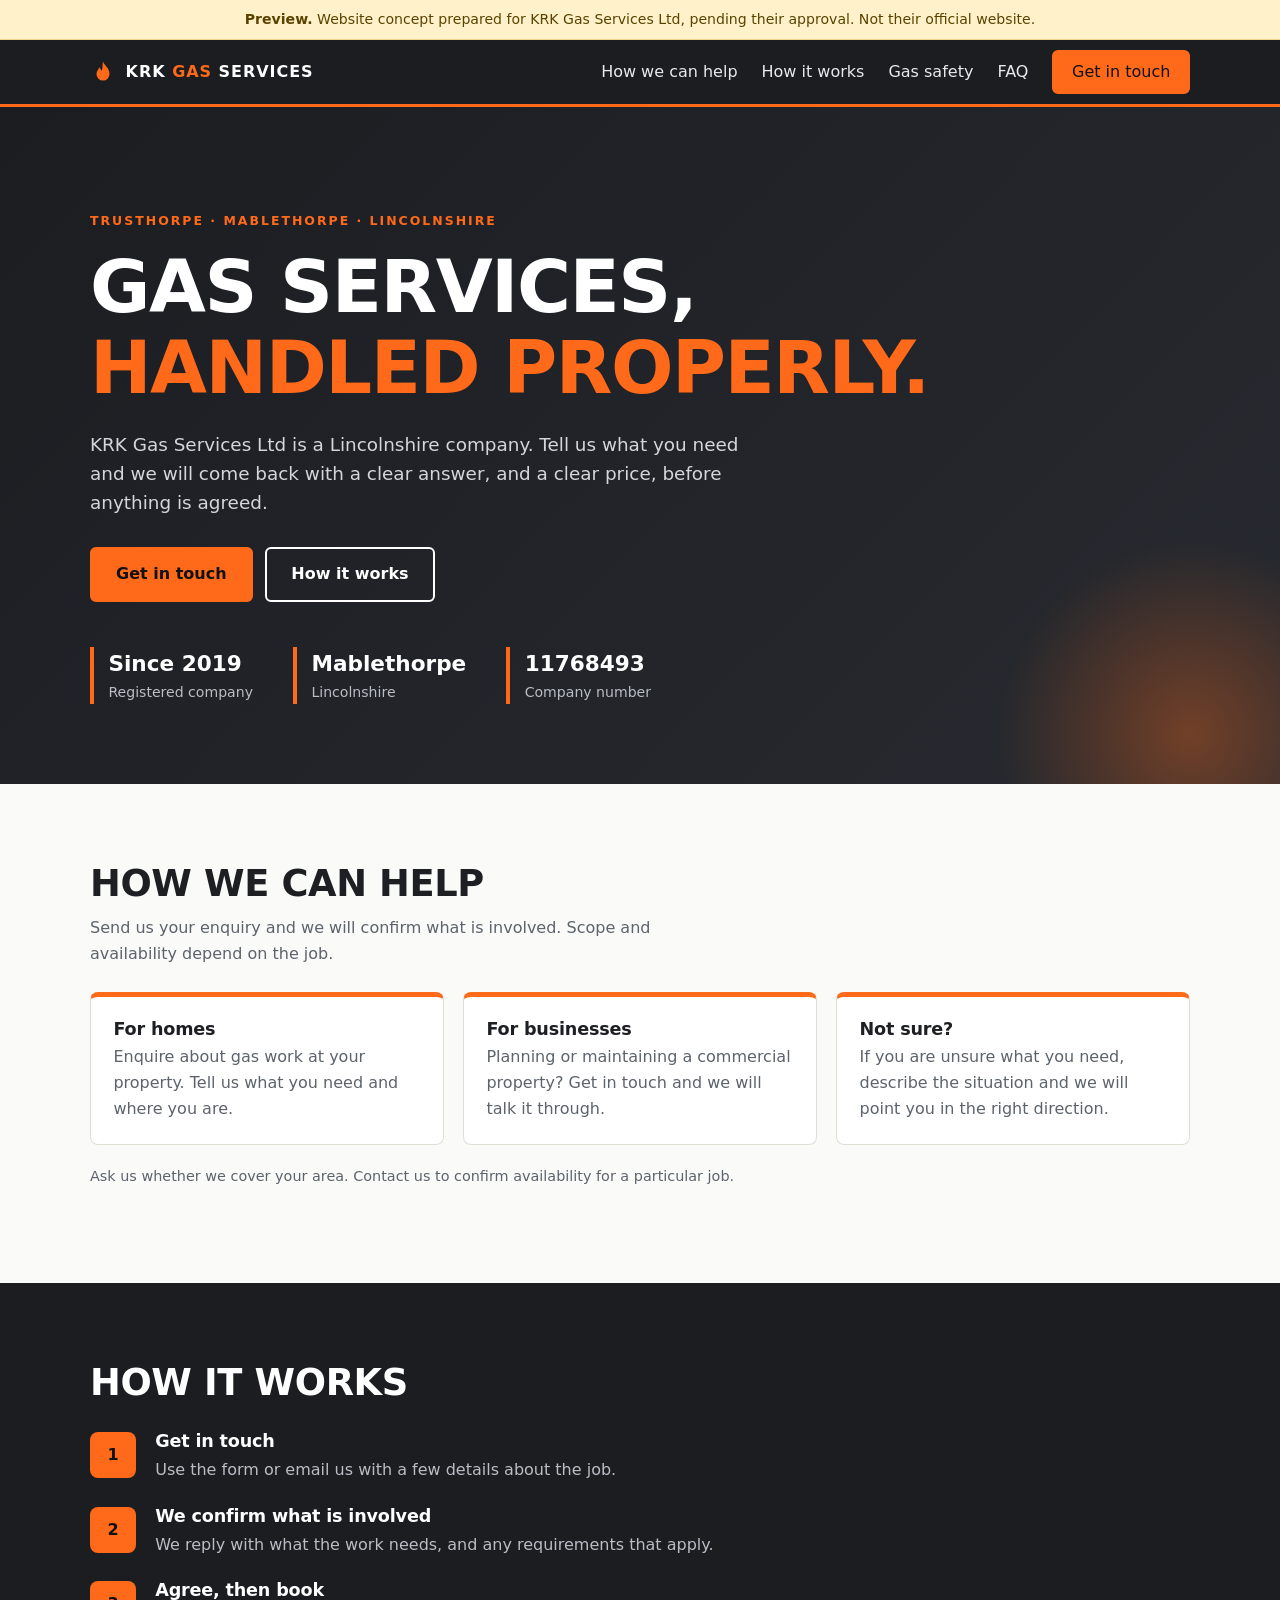
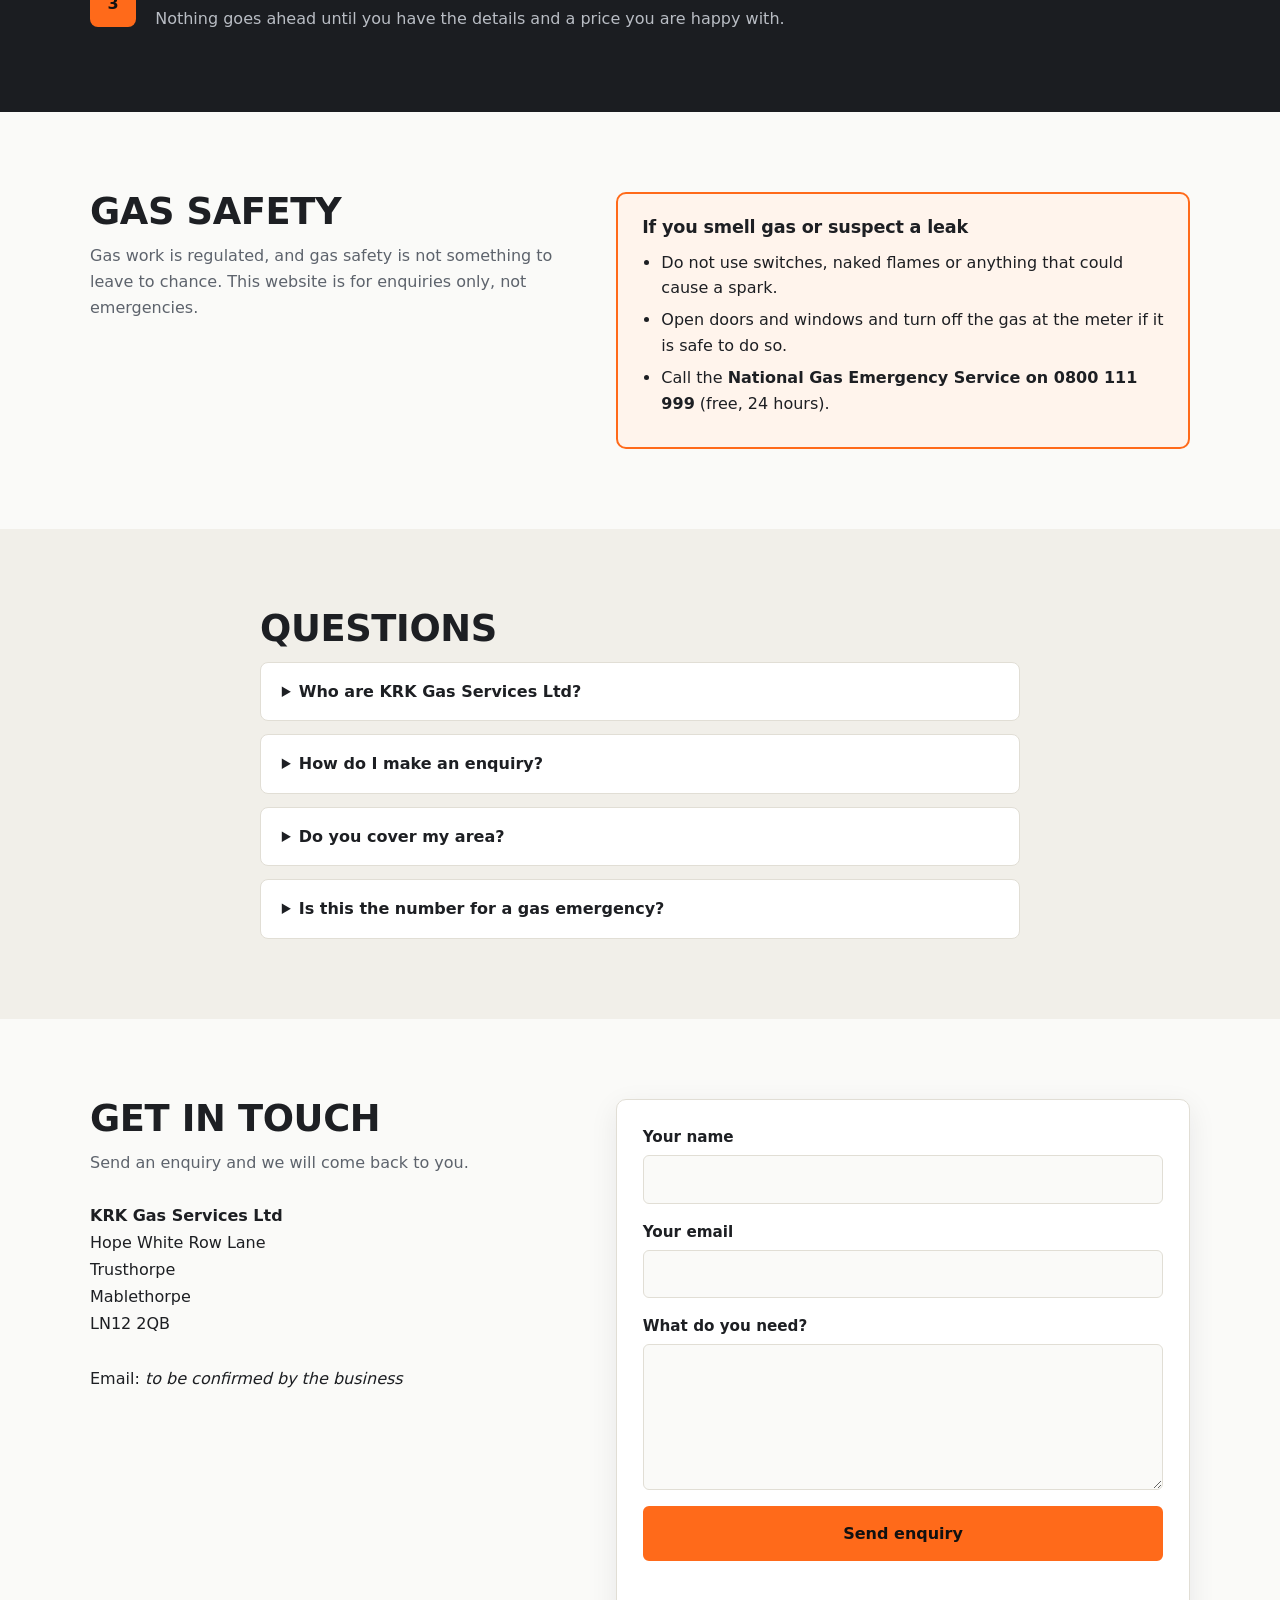
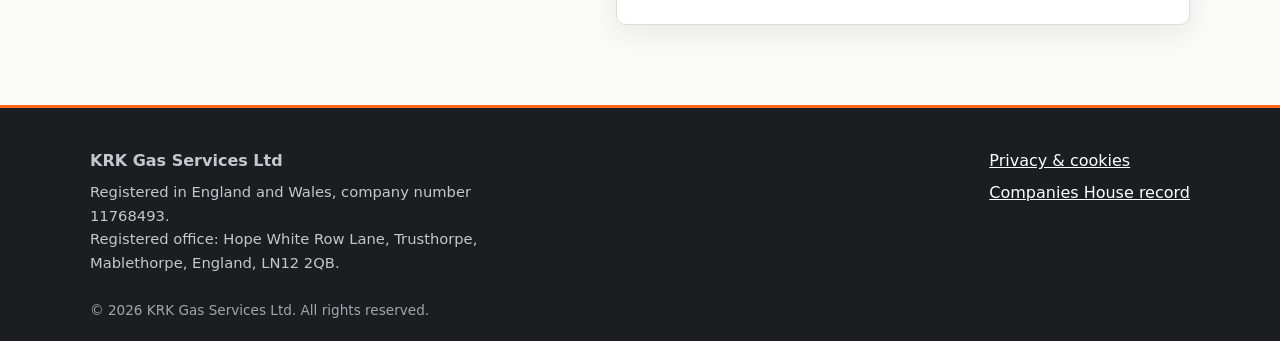
<file: index.html>
<!doctype html>
<html lang="en-GB" data-draft>
<head>
  <meta charset="utf-8">
  <meta name="viewport" content="width=device-width, initial-scale=1">
  <meta name="robots" content="noindex, nofollow">
  <title>KRK Gas Services Ltd | Mablethorpe, Lincolnshire (Preview)</title>
  <meta name="description" content="KRK Gas Services Ltd is a Lincolnshire company based in Trusthorpe, near Mablethorpe. Get in touch with what you need and we will come back with a clear answer.">
  <meta property="og:title" content="KRK Gas Services Ltd">
  <meta property="og:description" content="Gas services from Trusthorpe, near Mablethorpe, Lincolnshire.">
  <meta property="og:type" content="website">
  <meta name="theme-color" content="#1b1d21">
  <link rel="icon" href="data:image/svg+xml,%3Csvg xmlns='http://www.w3.org/2000/svg' viewBox='0 0 64 64'%3E%3Crect width='64' height='64' rx='12' fill='%231b1d21'/%3E%3Cpath d='M32 10c3 9 14 14 14 28a14 14 0 0 1-28 0c0-7 4-10 6-15 3 3 3 6 5 8 2-6 1-14 3-21z' fill='%23ff6a1a'/%3E%3C/svg%3E">
  <link rel="stylesheet" href="css/styles.css">
  <script>try{if(location.search.indexOf('client')>-1)sessionStorage.setItem('previewClient','1');if(sessionStorage.getItem('previewClient')){document.documentElement.className+=' client-view';document.addEventListener('DOMContentLoaded',function(){document.title=document.title.replace(' (Preview)','')})}}catch(e){}</script>
</head>
<body>
  <div class="draft-bar" role="note"><strong>Preview.</strong> Website concept prepared for KRK Gas Services Ltd, pending their approval. Not their official website.</div>
  <a class="skip" href="#main">Skip to content</a>

  <header class="site-header">
    <div class="wrap bar">
      <a class="brand" href="#top" aria-label="KRK Gas Services Ltd, home">
        <svg class="flame" viewBox="0 0 64 64" aria-hidden="true"><path d="M32 6c3 10 16 15 16 31a16 16 0 0 1-32 0c0-8 5-11 7-17 3 3 4 7 6 9 3-7 1-16 3-23z"/></svg>
        <span class="brand-text">KRK <b>GAS</b> SERVICES</span>
      </a>
      <button class="menu-btn" aria-expanded="false" aria-controls="nav" aria-label="Menu"><span></span><span></span><span></span></button>
      <nav id="nav" class="nav" aria-label="Main">
        <a href="#help">How we can help</a>
        <a href="#process">How it works</a>
        <a href="#safety">Gas safety</a>
        <a href="#faq">FAQ</a>
        <a href="#contact" class="btn btn-small">Get in touch</a>
      </nav>
    </div>
  </header>

  <main id="main">
    <section class="hero" id="top">
      <div class="wrap">
        <p class="eyebrow">Trusthorpe &middot; Mablethorpe &middot; Lincolnshire</p>
        <h1>Gas services,<br><span>handled properly.</span></h1>
        <p class="lead">KRK Gas Services Ltd is a Lincolnshire company. Tell us what you need and we will come back with a clear answer, and a clear price, before anything is agreed.</p>
        <div class="cta-row">
          <a class="btn" href="#contact">Get in touch</a>
          <a class="btn btn-ghost" href="#process">How it works</a>
        </div>
        <ul class="badges" aria-label="At a glance">
          <li><strong>Since 2019</strong><span>Registered company</span></li>
          <li><strong>Mablethorpe</strong><span>Lincolnshire</span></li>
          <li><strong>11768493</strong><span>Company number</span></li>
        </ul>
      </div>
    </section>

    <section class="section" id="help">
      <div class="wrap">
        <h2>How we can help</h2>
        <p class="section-intro">Send us your enquiry and we will confirm what is involved. Scope and availability depend on the job.</p>
        <div class="cards">
          <article class="card"><h3>For homes</h3><p>Enquire about gas work at your property. Tell us what you need and where you are.</p></article>
          <article class="card"><h3>For businesses</h3><p>Planning or maintaining a commercial property? Get in touch and we will talk it through.</p></article>
          <article class="card"><h3>Not sure?</h3><p>If you are unsure what you need, describe the situation and we will point you in the right direction.</p></article>
        </div>
        <p class="note">Ask us whether we cover your area. Contact us to confirm availability for a particular job.</p>
      </div>
    </section>

    <section class="section dark" id="process">
      <div class="wrap">
        <h2>How it works</h2>
        <ol class="steps">
          <li><span class="num">1</span><div><h3>Get in touch</h3><p>Use the form or email us with a few details about the job.</p></div></li>
          <li><span class="num">2</span><div><h3>We confirm what is involved</h3><p>We reply with what the work needs, and any requirements that apply.</p></div></li>
          <li><span class="num">3</span><div><h3>Agree, then book</h3><p>Nothing goes ahead until you have the details and a price you are happy with.</p></div></li>
        </ol>
      </div>
    </section>

    <section class="section" id="safety">
      <div class="wrap safety">
        <div>
          <h2>Gas safety</h2>
          <p class="section-intro">Gas work is regulated, and gas safety is not something to leave to chance. This website is for enquiries only, not emergencies.</p>
        </div>
        <aside class="alert" aria-label="If you smell gas">
          <h3>If you smell gas or suspect a leak</h3>
          <ul>
            <li>Do not use switches, naked flames or anything that could cause a spark.</li>
            <li>Open doors and windows and turn off the gas at the meter if it is safe to do so.</li>
            <li>Call the <strong>National Gas Emergency Service on 0800 111 999</strong> (free, 24 hours).</li>
          </ul>
        </aside>
      </div>
    </section>

    <section class="section alt" id="faq">
      <div class="wrap narrow">
        <h2>Questions</h2>
        <details><summary>Who are KRK Gas Services Ltd?</summary><p>A private limited company registered in England and Wales (company number 11768493), incorporated on 15 January 2019, with its registered office in Trusthorpe, near Mablethorpe, Lincolnshire.</p></details>
        <details><summary>How do I make an enquiry?</summary><p>Use the form below or email us. Include what you need and where the job is.</p></details>
        <details><summary>Do you cover my area?</summary><p>Ask in your enquiry and we will confirm.</p></details>
        <details><summary>Is this the number for a gas emergency?</summary><p>No. If you smell gas or suspect a leak, call the National Gas Emergency Service on 0800 111 999 straight away. It is free and open 24 hours.</p></details>
      </div>
    </section>

    <section class="section" id="contact">
      <div class="wrap contact-grid">
        <div>
          <h2>Get in touch</h2>
          <p class="section-intro">Send an enquiry and we will come back to you.</p>
          <address>
            <strong>KRK Gas Services Ltd</strong><br>
            Hope White Row Lane<br>Trusthorpe<br>Mablethorpe<br>LN12 2QB<br><br>
            Email: <em>to be confirmed by the business</em>
          </address>
        </div>
        <form id="enquiry" class="form" novalidate>
          <label>Your name<input name="name" type="text" autocomplete="name" required></label>
          <label>Your email<input name="email" type="email" autocomplete="email" required></label>
          <label>What do you need?<textarea name="message" rows="5" required></textarea></label>
          <button class="btn" type="submit">Send enquiry</button>
          <p class="form-status" role="status" aria-live="polite"></p>
        </form>
      </div>
    </section>
  </main>

  <footer class="site-footer">
    <div class="wrap foot-grid">
      <div>
        <strong>KRK Gas Services Ltd</strong>
        <p>Registered in England and Wales, company number 11768493.<br>Registered office: Hope White Row Lane, Trusthorpe, Mablethorpe, England, LN12 2QB.</p>
      </div>
      <div class="foot-links">
        <a href="privacy.html">Privacy &amp; cookies</a>
        <a href="https://find-and-update.company-information.service.gov.uk/company/11768493" rel="noopener" target="_blank">Companies House record</a>
      </div>
    </div>
    <div class="wrap copy">&copy; <span id="year">2026</span> KRK Gas Services Ltd. All rights reserved.</div>
  </footer>

  <script src="js/main.js"></script>
</body>
</html>
</file>
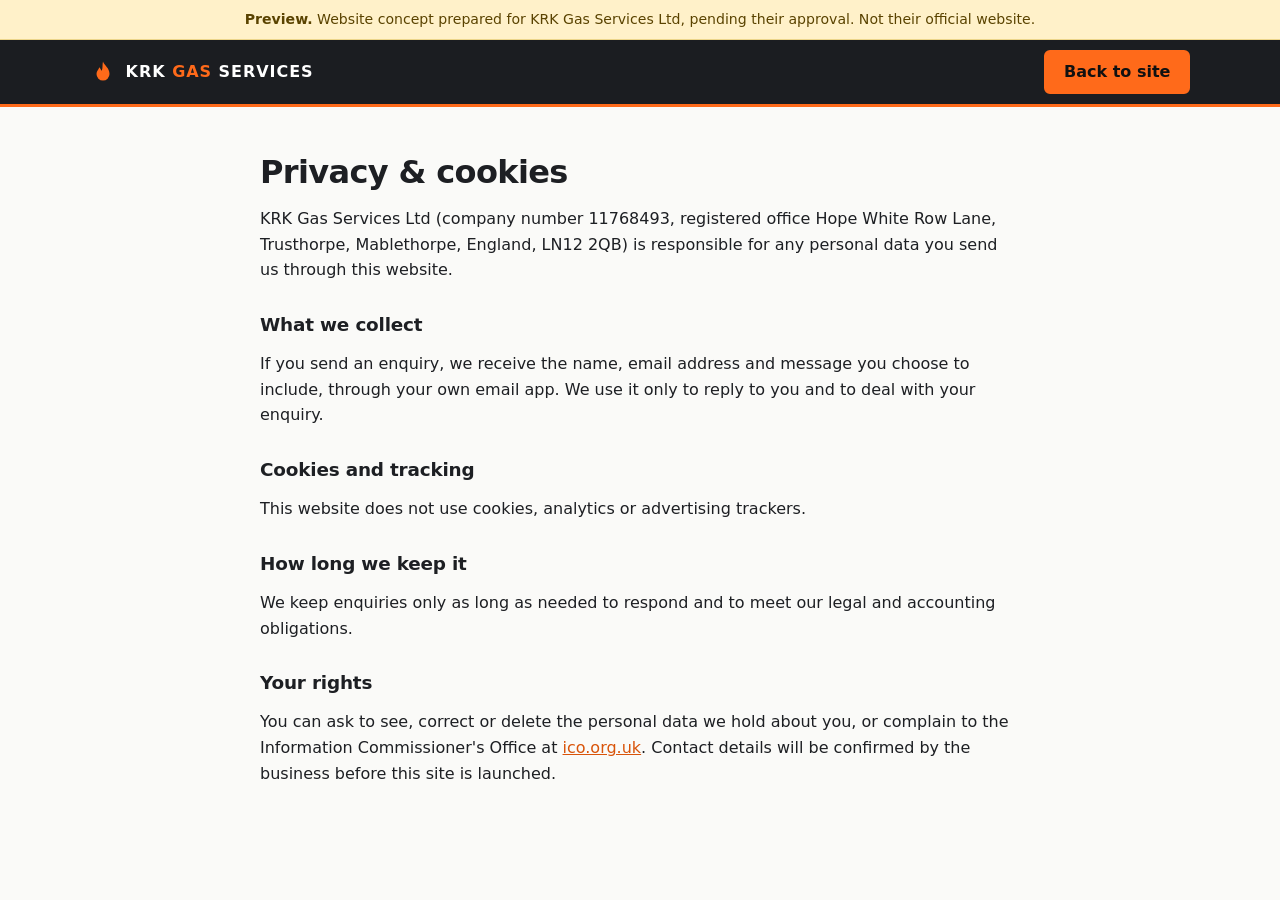
<file: privacy.html>
<!doctype html>
<html lang="en-GB" data-draft>
<head>
  <meta charset="utf-8">
  <meta name="viewport" content="width=device-width, initial-scale=1">
  <title>Privacy &amp; Cookies | KRK Gas Services Ltd</title>
  <meta name="robots" content="noindex">
  <link rel="stylesheet" href="css/styles.css">
  <script>try{if(location.search.indexOf('client')>-1)sessionStorage.setItem('previewClient','1');if(sessionStorage.getItem('previewClient')){document.documentElement.className+=' client-view';document.addEventListener('DOMContentLoaded',function(){document.title=document.title.replace(' (Preview)','')})}}catch(e){}</script>
</head>
<body>
  <div class="draft-bar" role="note"><strong>Preview.</strong> Website concept prepared for KRK Gas Services Ltd, pending their approval. Not their official website.</div>
  <header class="site-header"><div class="wrap bar"><a class="brand" href="index.html"><svg class="flame" viewBox="0 0 64 64" aria-hidden="true"><path d="M32 6c3 10 16 15 16 31a16 16 0 0 1-32 0c0-8 5-11 7-17 3 3 4 7 6 9 3-7 1-16 3-23z"/></svg><span class="brand-text">KRK <b>GAS</b> SERVICES</span></a><a class="btn btn-small" href="index.html">Back to site</a></div></header>
  <main class="wrap narrow legal">
    <h1>Privacy &amp; cookies</h1>
    <p>KRK Gas Services Ltd (company number 11768493, registered office Hope White Row Lane, Trusthorpe, Mablethorpe, England, LN12 2QB) is responsible for any personal data you send us through this website.</p>
    <h2>What we collect</h2>
    <p>If you send an enquiry, we receive the name, email address and message you choose to include, through your own email app. We use it only to reply to you and to deal with your enquiry.</p>
    <h2>Cookies and tracking</h2>
    <p>This website does not use cookies, analytics or advertising trackers.</p>
    <h2>How long we keep it</h2>
    <p>We keep enquiries only as long as needed to respond and to meet our legal and accounting obligations.</p>
    <h2>Your rights</h2>
    <p>You can ask to see, correct or delete the personal data we hold about you, or complain to the Information Commissioner's Office at <a href="https://ico.org.uk" rel="noopener">ico.org.uk</a>. Contact details will be confirmed by the business before this site is launched.</p>
  </main>
</body>
</html>
</file>
<file: css/styles.css>
:root{
  --coal:#1b1d21; --coal-2:#272a30; --flame:#ff6a1a; --flame-dark:#d9540a; --bg:#fafaf8; --cream:#f1efe9;
  --ink:#1d1f23; --muted:#5d636c; --line:#e1ded5;
}
*{box-sizing:border-box}
html{scroll-behavior:smooth;scroll-padding-top:74px}
body{margin:0;font-family:system-ui,-apple-system,"Segoe UI",Roboto,Arial,sans-serif;color:var(--ink);background:var(--bg);line-height:1.6;-webkit-font-smoothing:antialiased}
a{color:var(--flame-dark)}
h1,h2,h3{margin:0;line-height:1.1;letter-spacing:-.01em}
.wrap{width:min(1100px,100% - 32px);margin-inline:auto}
.narrow{width:min(760px,100% - 32px)}
.skip{position:absolute;left:-999px;top:0;background:var(--flame);color:#000;padding:.6rem 1rem;z-index:100}
.skip:focus{left:8px;top:8px}

.site-header{position:sticky;top:0;z-index:50;background:var(--coal);border-bottom:3px solid var(--flame)}
.bar{display:flex;align-items:center;justify-content:space-between;min-height:64px;gap:1rem}
.brand{display:flex;align-items:center;gap:.6rem;text-decoration:none;color:#fff;font-weight:800;letter-spacing:.06em;font-size:1rem}
.brand b{color:var(--flame)}
.flame{width:26px;height:26px;fill:var(--flame);flex:none}
.nav{display:flex;align-items:center;gap:1.5rem}
.nav a{text-decoration:none;color:#e8e9ec;font-weight:500}
.nav a:hover{color:var(--flame)}
.menu-btn{display:none;background:none;border:0;padding:.5rem;cursor:pointer}
.menu-btn span{display:block;width:24px;height:2px;background:#fff;margin:5px 0}

.btn{display:inline-block;background:var(--flame);color:#111 !important;padding:.8rem 1.5rem;border-radius:6px;font:inherit;font-weight:800;text-decoration:none;border:2px solid var(--flame);cursor:pointer;transition:background .15s,transform .15s}
.btn:hover{background:var(--flame-dark);border-color:var(--flame-dark);transform:translateY(-1px)}
.btn-small{padding:.45rem 1.1rem}
.btn-ghost{background:transparent;color:#fff !important;border-color:#fff}
.btn-ghost:hover{background:#fff;border-color:#fff;color:#111 !important}

.hero{background:linear-gradient(135deg,var(--coal),var(--coal-2));color:#fff;padding:clamp(3.5rem,9vw,6.5rem) 0 clamp(3rem,7vw,5rem);position:relative;overflow:hidden}
.hero::after{content:"";position:absolute;right:-120px;bottom:-160px;width:420px;height:420px;border-radius:50%;background:radial-gradient(circle,rgba(255,106,26,.35),transparent 65%);pointer-events:none}
.eyebrow{text-transform:uppercase;letter-spacing:.16em;font-size:.78rem;font-weight:700;color:var(--flame);margin:0 0 1rem}
h1{font-size:clamp(2.4rem,6.4vw,4.6rem);font-weight:900;text-transform:uppercase;letter-spacing:-.02em}
h1 span{color:var(--flame)}
.lead{font-size:1.15rem;color:#d3d6db;max-width:56ch;margin:1.3rem 0 0}
.cta-row{display:flex;flex-wrap:wrap;gap:.8rem;margin-top:1.8rem}
.badges{list-style:none;display:flex;flex-wrap:wrap;gap:1rem 2.5rem;margin:2.8rem 0 0;padding:0;position:relative;z-index:1}
.badges li{display:flex;flex-direction:column;border-left:4px solid var(--flame);padding-left:.9rem}
.badges strong{font-size:1.35rem}
.badges span{font-size:.88rem;color:#b9bdc4}

.section{padding:clamp(3rem,7vw,5rem) 0}
.section.alt{background:var(--cream)}
.section.dark{background:var(--coal);color:#e4e6ea}
.section.dark h2,.section.dark h3{color:#fff}
h2{font-size:clamp(1.7rem,3.6vw,2.3rem);font-weight:900;text-transform:uppercase;margin-bottom:.7rem}
h3{font-size:1.1rem;margin-bottom:.35rem}
.section-intro{color:var(--muted);max-width:60ch;margin:0 0 1.6rem}
.dark .section-intro{color:#b9bdc4}

.cards{display:grid;grid-template-columns:repeat(auto-fit,minmax(min(260px,100%),1fr));gap:1.2rem}
.card{background:#fff;border:1px solid var(--line);border-top:5px solid var(--flame);border-radius:8px;padding:1.4rem}
.card p{margin:0;color:var(--muted)}
.note{color:var(--muted);font-size:.9rem;margin-top:1.3rem}

.steps{list-style:none;margin:1.8rem 0 0;padding:0;display:grid;gap:1.5rem}
.steps li{display:flex;gap:1.2rem;align-items:flex-start}
.steps p{margin:0;color:#b9bdc4}
.num{flex:none;display:grid;place-items:center;width:46px;height:46px;border-radius:8px;background:var(--flame);color:#111;font-weight:900}

.safety{display:grid;grid-template-columns:1fr 1.2fr;gap:3rem;align-items:start}
.alert{background:#fff4ec;border:2px solid var(--flame);border-radius:10px;padding:1.5rem}
.alert ul{margin:.8rem 0 0;padding-left:1.2rem}
.alert li{margin:.4rem 0}

details{background:#fff;border:1px solid var(--line);border-radius:8px;padding:1rem 1.3rem;margin-top:.8rem}
summary{cursor:pointer;font-weight:700}
details p{margin:.7rem 0 0;color:var(--muted)}

.contact-grid{display:grid;grid-template-columns:1fr 1.2fr;gap:3rem}
address{font-style:normal;line-height:1.7}
.copy-btn{display:block;margin-top:.7rem;background:none;border:2px solid var(--coal);color:var(--coal);border-radius:6px;padding:.35rem .8rem;font:inherit;font-size:.88rem;font-weight:600;cursor:pointer}
.copy-btn:hover{background:var(--coal);color:#fff}
.form{display:grid;gap:1rem;background:#fff;padding:1.6rem;border:1px solid var(--line);border-radius:10px;box-shadow:0 8px 28px rgba(27,29,33,.08)}
.form label{display:grid;gap:.35rem;font-weight:700;font-size:.95rem}
.form input,.form textarea{font:inherit;padding:.7rem .85rem;border:1.5px solid var(--line);border-radius:6px;background:var(--bg)}
.form input:focus,.form textarea:focus{outline:2px solid var(--flame);border-color:var(--flame)}
.form .invalid{border-color:#b3261e}
.form-status{margin:0;min-height:1.4em;font-size:.95rem}

.site-footer{background:var(--coal);color:#c4c8ce;padding:2.5rem 0 1.2rem;border-top:3px solid var(--flame)}
.site-footer a{color:#fff}
.foot-grid{display:flex;justify-content:space-between;gap:2rem;flex-wrap:wrap}
.foot-grid p{margin:.4rem 0 0;font-size:.92rem;max-width:46ch}
.foot-links{display:flex;flex-direction:column;gap:.4rem}
.copy{margin-top:1.6rem;font-size:.85rem;opacity:.8}

.legal{padding:3rem 0 4rem}
.legal h1{font-size:2rem;text-transform:none}
.legal h2{font-size:1.15rem;text-transform:none;margin-top:2rem}

@media (prefers-reduced-motion:reduce){*{scroll-behavior:auto !important;transition:none !important}}
@media (max-width:820px){
  .safety,.contact-grid{grid-template-columns:1fr;gap:1.5rem}
  .menu-btn{display:block}
  .nav{position:absolute;top:64px;left:0;right:0;flex-direction:column;align-items:stretch;gap:0;background:var(--coal);border-bottom:3px solid var(--flame);display:none;padding:.5rem 16px 1rem}
  .nav.open{display:flex}
  .nav a{padding:.8rem 0;border-bottom:1px solid #34373d}
  .nav .btn{text-align:center;margin-top:.8rem}
}

/* preview notice */
.draft-bar{background:#fff1c9;color:#5a4300;text-align:center;font-size:.88rem;padding:.6rem 1rem;border-bottom:1px solid #ecd58a;line-height:1.4}
.client-view .draft-bar{display:none}
</file>
